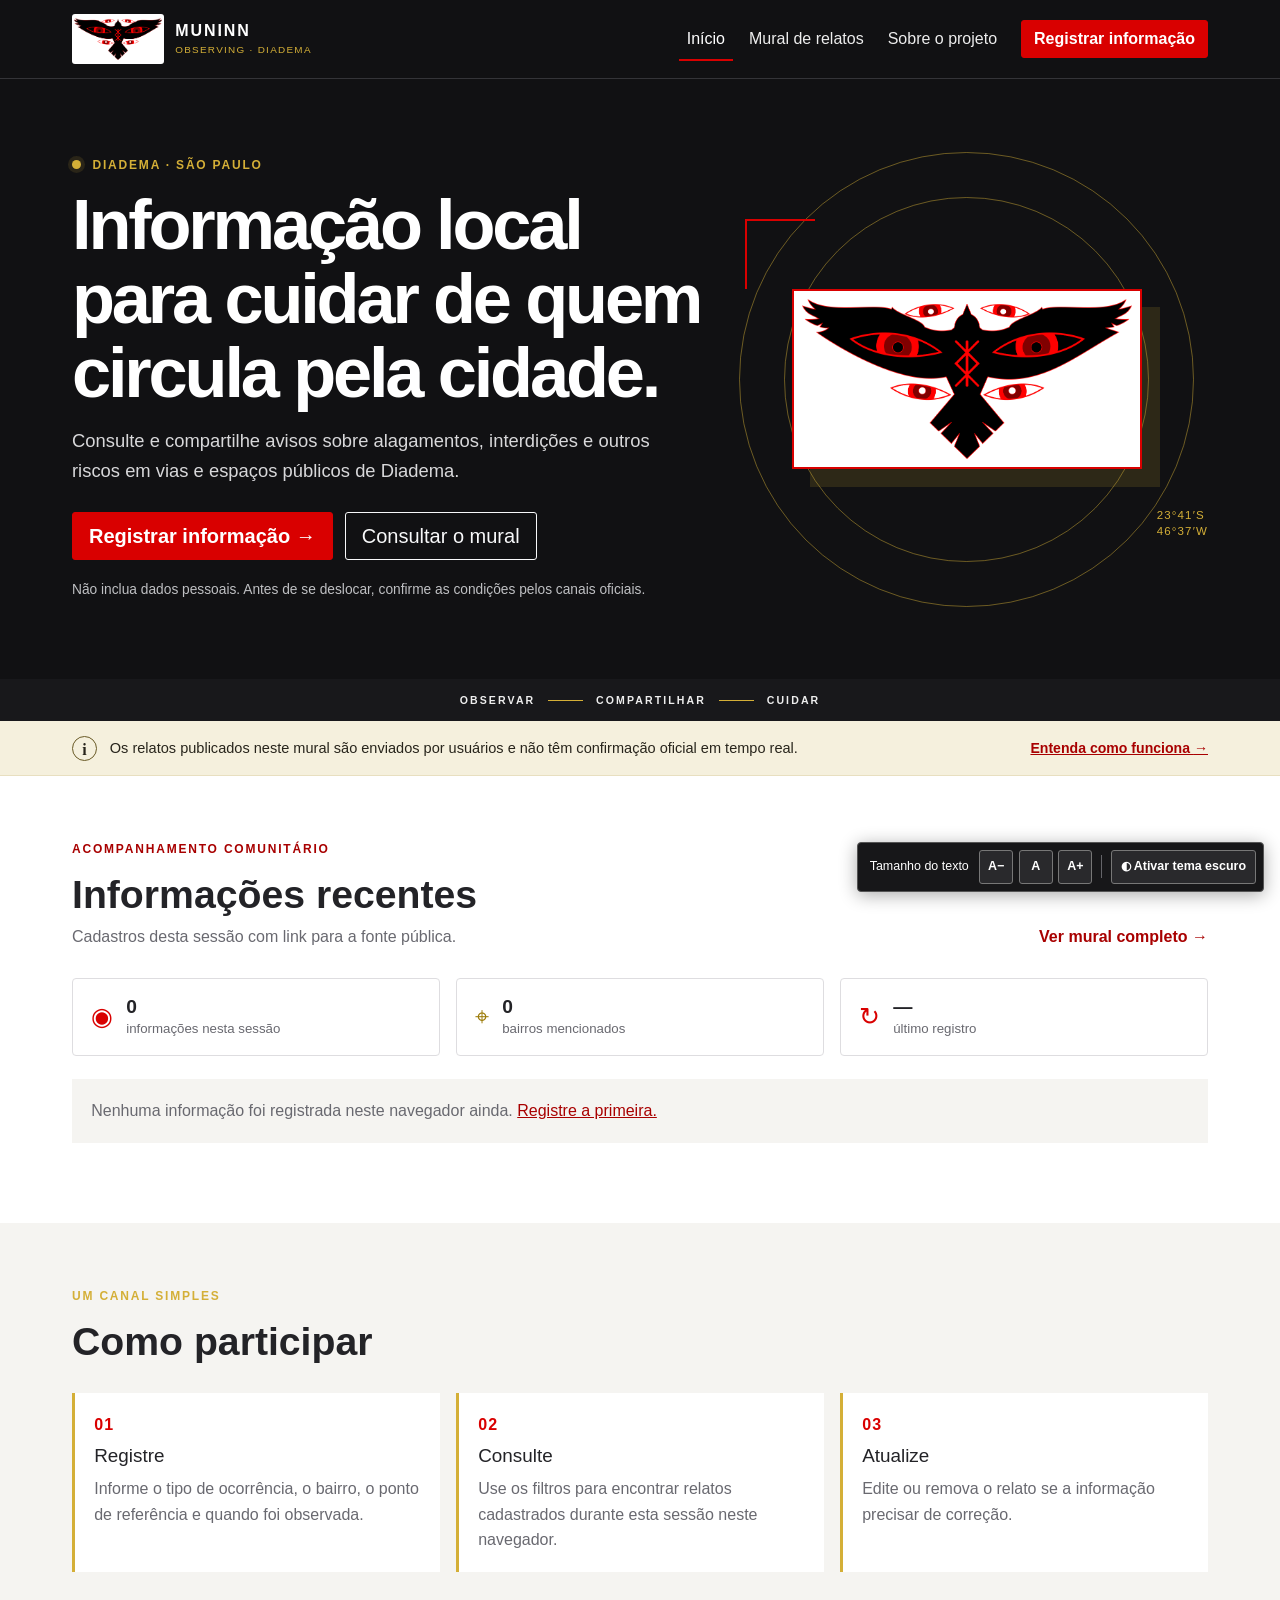
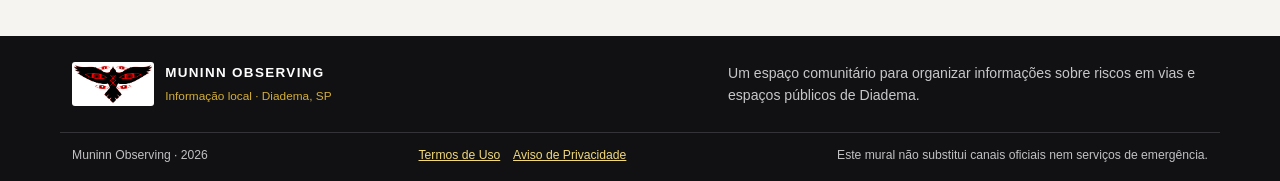
<file: index.html>
<!DOCTYPE html>
<html lang="pt-BR">
<head>
  <meta charset="UTF-8">
  <meta name="viewport" content="width=device-width, initial-scale=1">
  <meta name="description" content="Mural comunitário de informações sobre alagamentos, interdições e riscos em Diadema.">
  <title>Muninn Observing | Diadema</title>
  <link rel="stylesheet" href="https://cdn.jsdelivr.net/npm/bootstrap@5.3.3/dist/css/bootstrap.min.css">
  <link rel="stylesheet" href="css/style.css">
  <script src="js/app.js" defer></script>
</head>

<body>
  <a class="skip-link" href="#conteudo">Pular para o conteúdo</a>
  <header class="site-header">
    <!-- Navegação principal -->
    <nav class="navbar navbar-expand-md" aria-label="Navegação principal">
      <div class="container">

        <a class="navbar-brand brand" href="index.html" aria-label="Muninn Observing, página inicial">
          <img src="img/logo-augna.svg" alt="" width="72" height="54">
          <span>
            <strong>MUNINN</strong>
            <small>OBSERVING · DIADEMA</small>
          </span>
        </a>

        <button class="navbar-toggler" 
        type="button" data-bs-toggle="collapse" 
        data-bs-target="#menu-principal" 
        aria-controls="menu-principal" 
        aria-expanded="false" 
        aria-label="Abrir ou fechar menu">

          <span class="navbar-toggler-icon"></span>
        </button>

        <div class="collapse navbar-collapse" id="menu-principal">
          <ul class="navbar-nav ms-auto align-items-md-center gap-md-2">
            <li class="nav-item"><a class="nav-link active" aria-current="page" href="index.html">Início</a></li>
            <li class="nav-item"><a class="nav-link" href="relatos.html">Mural de relatos</a></li>
            <li class="nav-item"><a class="nav-link" href="sobre.html">Sobre o projeto</a></li>
            <!--Essa Opção, quando criada levava a uma página de acessibilidade mas foi descontinuidada, não vou excluir porque pode afetar algo...-->
            <!-- <li class="nav-item"><a class="nav-link accessibility-link" href="#acessibilidade">Acessibilidade</a></li> -->
          </ul>

          <a class="btn btn-danger ms-md-3 mt-2 mt-md-0" href="relatos.html#formulario-relato">Registrar informação</a>
        </div>
      </div>
    </nav>
  </header>

  <!-- Conteúdo principal -->
  <main id="conteudo">
    <section class="hero">
      <div class="container hero-inner">
        <div class="hero-copy">
          <p class="eyebrow"><span class="status-dot">
          </span> DIADEMA · SÃO PAULO</p>

          <h1>Informação local para cuidar de quem circula pela cidade.</h1>
          <p class="hero-lead">Consulte e compartilhe avisos sobre alagamentos, 
            interdições e outros riscos em vias e espaços públicos de Diadema.
          </p>

          <!--Botões de ação como ir para registro de relatos e mural de relatos ja registrados-->
          <div class="hero-actions">
            <a class="btn btn-danger btn-lg" href="relatos.html#formulario-relato">
              Registrar informação <span aria-hidden="true">→</span>
            </a>
            <a class="btn btn-outline-light btn-lg" href="relatos.html">Consultar o mural</a>
          </div>

          <p class="hero-note">Não inclua dados pessoais.
             Antes de se deslocar, confirme as condições pelos canais oficiais.
            </p>
        </div>

        <!--Area da Logo ampliada-->
        <div class="hero-mark" aria-hidden="true">
          <div class="ring ring-one"></div>
          <div class="ring ring-two"></div>
          <img src="img/logo-augna.svg" alt="" class="hero-raven">
          <span class="hero-coordinate">23°41′S<br>46°37′W</span>
          <span class="hero-scan"></span>
        </div>

      </div>

      <div class="hero-bottom">
        <span>OBSERVAR</span>
        <span class="gold-line"></span>
        <span>COMPARTILHAR</span>
        <span class="gold-line"></span>
        <span>CUIDAR</span>
      </div>
    </section>

    <!-- Informação sobre o mural (Como funciona e explicação sobre projeto)-->
    <section class="notice-strip" aria-label="Informação sobre o mural">
      <div class="container notice-inner">
        <span class="notice-icon" aria-hidden="true">i</span>
        <p>Os relatos publicados neste mural são enviados por usuários e não têm confirmação oficial em tempo real.</p>
        <a href="sobre.html#limites">Entenda como funciona <span aria-hidden="true">→</span></a>
      </div>
    </section>

    <!-- Informações sobre o mural, quantidade de realtos, bairros mencionados quantidade e registros e o ultimo relato com data e hora-->
    <section class="section-space container" aria-labelledby="mural-titulo">
      <div class="section-heading">
        <div>
          <p class="eyebrow eyebrow-light">ACOMPANHAMENTO COMUNITÁRIO</p>
          <h2 id="mural-titulo">Informações recentes</h2>
          <p class="muted">Cadastros desta sessão com link para a fonte pública.</p>
        </div>
        <!--Levando ao Mural para registrar informações-->
        <a class="text-link" href="relatos.html">Ver mural completo <span aria-hidden="true">→</span></a>
      </div>

      <div id="resumo-relatos" class="summary-grid" aria-live="polite">
        <!-- Aqui os cards serão exibidos e atualizado conforme os registros são feitos, só lembrando se limpar o cache/local storage vai sumir tudo!!!!-->
        <article class="summary-card"> <!--Card de informações totais da sessão-->
          <span class="summary-icon" aria-hidden="true">◉</span>
          <strong id="total-relatos">0</strong>
          <span>informações nesta sessão</span>
        </article>

        <article class="summary-card"> <!--Card de bairros mencionados-->
          <span class="summary-icon gold" aria-hidden="true">⌖</span>
          <strong id="bairros-relatos">0</strong>
          <span>bairros mencionados</span>
        </article>

        <article class="summary-card"> <!--Card do último registro-->
          <span class="summary-icon" aria-hidden="true">↻</span>
          <strong id="atualizado-em">—</strong>
          <span>último registro</span>
        </article>

      </div>

      <!--Aqui só vai parecer se não tiver relatos-->
      <div id="ultimos-relatos" class="recent-grid" aria-live="polite"></div>
      <p id="inicio-vazio" class="empty-home">
        Nenhuma informação foi registrada neste navegador ainda. 
        <a href="relatos.html#formulario-relato">Registre a primeira.</a>
      </p>
    </section>

    <!-- Seção simples de como realizar os cadastros, porém duvido que algum usuario vá ler-->
    <section class="how-section"> 
      <div class="container section-space">
        <div class="section-heading">
          <div>
            <p class="eyebrow">UM CANAL SIMPLES</p>
            <h2>Como participar</h2>
          </div>
        </div>

        <div class="steps-grid"> <!--como participar 01-->
          <article class="step-card">
            <span>01</span>
            <h3>Registre</h3>
            <p>Informe o tipo de ocorrência, o bairro, o ponto de referência e quando foi observada.</p>
          </article>

          <article class="step-card"><!--como participar 02-->
            <span>02</span>
            <h3>Consulte</h3>
            <p>Use os filtros para encontrar relatos cadastrados durante esta sessão neste navegador.</p>
          </article>

          <article class="step-card"> <!--como participar 03-->
            <span>03</span>
            <h3>Atualize</h3>
            <p>Edite ou remova o relato se a informação precisar de correção.</p>
          </article>

          <!--Sendo sincero, to pensando se vou ou não remover essa section, isso fica para depois-->

        </div>
      </div>
    </section>
  </main>

  <footer class="site-footer"> <!--Rodapé do Site-->
    <div class="container footer-main">
      <a class="footer-brand" href="index.html">
        <!--Logo da marca, nessa hora que me arrependo de não ter feito outra versão da logo para fundo preto ;-; -->
        <img src="img/logo-augna.svg" alt="" width="62"> 
        <span>
          <strong>MUNINN OBSERVING</strong>
          <small>Informação local · Diadema, SP</small>
        </span>
      </a>

      <p>Um espaço comunitário para organizar informações sobre riscos em vias e espaços públicos de Diadema.</p>
    
    </div>

    <div class="container footer-bottom">
      <span>Muninn Observing · 2026</span>
      <nav class="footer-legal" aria-label="Informações legais">
      <a href="termos.html">Termos de Uso</a>
      <a href="privacidade.html">Aviso de Privacidade</a>
      </nav>
      <span>Este mural não substitui canais oficiais nem serviços de emergência.</span>
    </div>
  </footer>

  <!--Barra de acessibilidade, no canto da pagina aqui também serve para habilitar o modo escuro!!!!-->
  <div class="accessibility-bar" id="acessibilidade" aria-label="Controles de acessibilidade">
    <span>Tamanho do texto</span>
    <button type="button" data-font="down" aria-label="Diminuir tamanho do texto">A−</button>
    <button type="button" data-font="reset" aria-label="Restaurar tamanho padrão do texto">A</button>
    <button type="button" data-font="up" aria-label="Aumentar tamanho do texto">A+</button>
    <span class="access-divider" aria-hidden="true"></span>
    <!--Ativa e Desativa   o modo escuro-->
    <button type="button" id="btn-tema" aria-pressed="false">◐ <span>Ativar tema escuro</span></button> 
  </div>
  
  <script src="https://cdn.jsdelivr.net/npm/bootstrap@5.3.3/dist/js/bootstrap.bundle.min.js" defer></script>
</body>
</html>
</file>
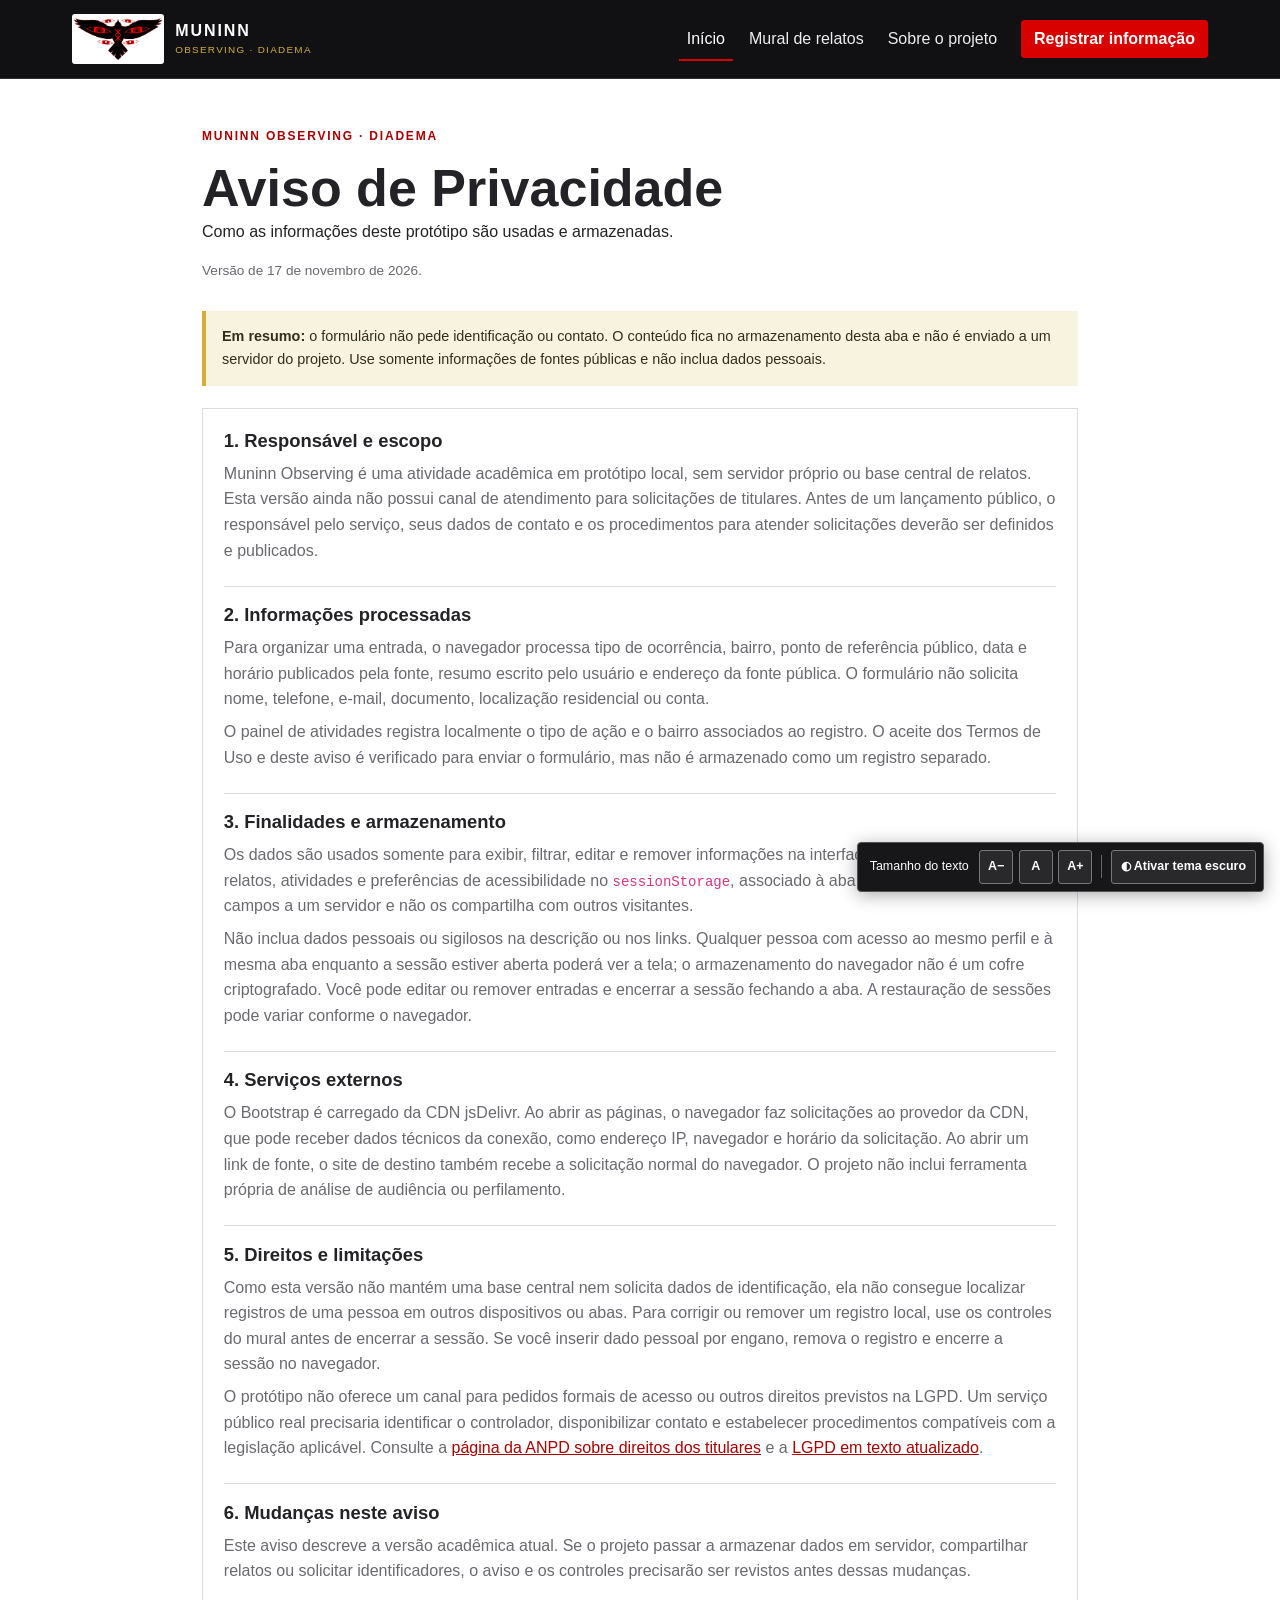
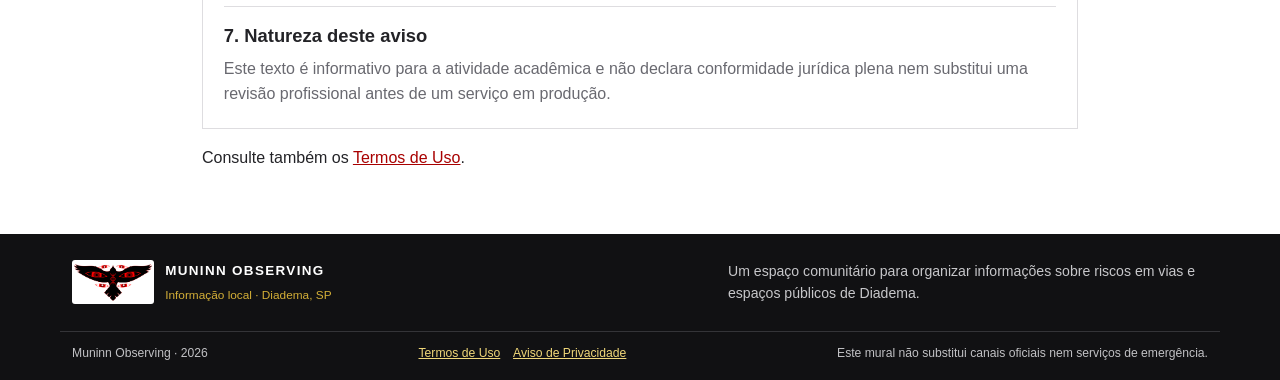
<file: privacidade.html>
<!DOCTYPE html>
<html lang="pt-BR">
<head>
  <meta charset="UTF-8">
  <meta name="viewport" content="width=device-width, initial-scale=1">
  <meta name="description" content="Aviso de Privacidade do Muninn Observing, protótipo acadêmico local para Diadema.">
  <title>Aviso de Privacidade | Muninn Observing</title>
  <link rel="stylesheet" href="https://cdn.jsdelivr.net/npm/bootstrap@5.3.3/dist/css/bootstrap.min.css">
  <link rel="stylesheet" href="css/style.css">
  <script src="js/app.js" defer></script>
</head>
<body>
<a class="skip-link" href="#conteudo">Pular para o conteúdo</a>
  <header class="site-header">
    <!-- Navegação principal -->
    <nav class="navbar navbar-expand-md" aria-label="Navegação principal">
      <div class="container">

        <a class="navbar-brand brand" href="index.html" aria-label="Muninn Observing, página inicial">
          <img src="img/logo-augna.svg" alt="" width="72" height="54">
          <span>
            <strong>MUNINN</strong>
            <small>OBSERVING · DIADEMA</small>
          </span>
        </a>

        <button class="navbar-toggler" 
        type="button" data-bs-toggle="collapse" 
        data-bs-target="#menu-principal" 
        aria-controls="menu-principal" 
        aria-expanded="false" 
        aria-label="Abrir ou fechar menu">

          <span class="navbar-toggler-icon"></span>
        </button>

        <div class="collapse navbar-collapse" id="menu-principal">
          <ul class="navbar-nav ms-auto align-items-md-center gap-md-2">
            <li class="nav-item"><a class="nav-link active" aria-current="page" href="index.html">Início</a></li>
            <li class="nav-item"><a class="nav-link" href="relatos.html">Mural de relatos</a></li>
            <li class="nav-item"><a class="nav-link" href="sobre.html">Sobre o projeto</a></li>
            <!--Essa Opção, quando criada levava a uma página de acessibilidade mas foi descontinuidada, não vou excluir porque pode afetar algo...-->
            <!-- <li class="nav-item"><a class="nav-link accessibility-link" href="#acessibilidade">Acessibilidade</a></li> -->
          </ul>

          <a class="btn btn-danger ms-md-3 mt-2 mt-md-0" href="relatos.html#formulario-relato">Registrar informação</a>
        </div>
      </div>
    </nav>
  </header>

  <main id="conteudo" class="container page-main legal-main">
    <div class="page-intro">
      <p class="eyebrow eyebrow-light">MUNINN OBSERVING · DIADEMA</p>
      <h1>Aviso de Privacidade</h1>
      <p>Como as informações deste protótipo são usadas e armazenadas.</p>
      <p class="legal-updated">Versão de 17 de novembro de 2026.</p>
    </div>

    <div class="notice-inline" role="note">
      <strong>Em resumo:</strong> o formulário não pede identificação ou contato.
       O conteúdo fica no armazenamento desta aba e não é enviado a um servidor do projeto.
        Use somente informações de fontes públicas e não inclua dados pessoais.
      </div>

      <!--termo de Privcidade-->
    <div class="legal-content">

      <section>
        <h2>1. Responsável e escopo</h2>
        <p>Muninn Observing é uma atividade acadêmica em protótipo local, sem servidor próprio ou base central de relatos.
           Esta versão ainda não possui canal de atendimento para solicitações de titulares. 
           Antes de um lançamento público, o responsável pelo serviço, seus dados de contato e os procedimentos 
           para atender solicitações deverão ser definidos e publicados.
          </p>
      </section>

      <section>
        <h2>2. Informações processadas</h2>
        <p>Para organizar uma entrada, o navegador processa tipo de ocorrência,
           bairro, ponto de referência público, data e horário publicados pela fonte,
           resumo escrito pelo usuário e endereço da fonte pública.
            O formulário não solicita nome, telefone, e-mail, documento,
             localização residencial ou conta.
        </p>

        <p>O painel de atividades registra localmente o tipo de ação e o bairro associados ao registro.
           O aceite dos Termos de Uso e deste aviso é verificado para enviar o formulário,
            mas não é armazenado como um registro separado.
        </p>
      </section>
      
      <section>
        <h2>3. Finalidades e armazenamento</h2>
        <p>Os dados são usados somente para exibir, filtrar, editar e remover informações na interface.
           O navegador guarda relatos, atividades e preferências de acessibilidade no <code>sessionStorage</code>,
           associado à aba. O projeto não envia esses campos a um servidor e não os compartilha com outros visitantes.
        </p>
        
        <p>Não inclua dados pessoais ou sigilosos na descrição ou nos links.
           Qualquer pessoa com acesso ao mesmo perfil e à mesma aba enquanto a sessão
            estiver aberta poderá ver a tela; o armazenamento do navegador não é um cofre criptografado.
           Você pode editar ou remover entradas e encerrar a sessão fechando a aba.
           A restauração de sessões pode variar conforme o navegador.
        </p>
      </section>
      
      <section>
        <h2>4. Serviços externos</h2>
        <p>O Bootstrap é carregado da CDN jsDelivr.
           Ao abrir as páginas, o navegador faz solicitações ao provedor da CDN,
           que pode receber dados técnicos da conexão, como endereço IP,
           navegador e horário da solicitação. Ao abrir um link de fonte,
           o site de destino também recebe a solicitação normal do navegador.
           O projeto não inclui ferramenta própria de análise de audiência ou perfilamento.
        </p>
      </section>
      
      <section>
        <h2>5. Direitos e limitações</h2>
        <p>Como esta versão não mantém uma base central nem solicita dados de identificação,
           ela não consegue localizar registros de uma pessoa em outros dispositivos ou abas.
           Para corrigir ou remover um registro local, use os controles do mural antes de encerrar a sessão.
           Se você inserir dado pessoal por engano, remova o registro e encerre a sessão no navegador.
        </p>
        
        <p>O protótipo não oferece um canal para pedidos formais
           de acesso ou outros direitos previstos na LGPD.
           Um serviço público real precisaria identificar o controlador,
           disponibilizar contato e estabelecer procedimentos compatíveis
           com a legislação aplicável. Consulte a 
          <a href="https://www.gov.br/anpd/pt-br/assuntos/titular-de-dados/direito-dos-titulares"
            target="_blank" rel="noopener noreferrer">
          página da ANPD sobre direitos dos titulares</a> e a 
          <a href="https://www2.camara.leg.br/legin/fed/lei/2018/lei-13709-14-agosto-2018-787077-normaatualizada-pl.html"
            target="_blank" rel="noopener noreferrer">LGPD em texto atualizado</a>.
        </p>
      </section>
      
      <section>
        <h2>6. Mudanças neste aviso</h2>
        <p>Este aviso descreve a versão acadêmica atual. 
          Se o projeto passar a armazenar dados em servidor,
           compartilhar relatos ou solicitar identificadores,
           o aviso e os controles precisarão ser revistos antes dessas mudanças.
        </p>
      </section>
      
      <section>
        <h2>7. Natureza deste aviso</h2>
        <p>Este texto é informativo para a atividade acadêmica e não declara conformidade
           jurídica plena nem substitui uma revisão profissional antes de um serviço em produção.
        </p>
      </section>
    
    </div>
    <p class="legal-related">Consulte também os <a href="termos.html">Termos de Uso</a>.</p>
  </main>

   <footer class="site-footer"> <!--Rodapé do Site-->
    <div class="container footer-main">
      <a class="footer-brand" href="index.html">
        <!--Logo da marca, nessa hora que me arrependo de não ter feito outra versão da logo para fundo preto ;-; -->
        <img src="img/logo-augna.svg" alt="" width="62"> 
        <span>
          <strong>MUNINN OBSERVING</strong>
          <small>Informação local · Diadema, SP</small>
        </span>
      </a>

      <p>Um espaço comunitário para organizar informações sobre riscos em vias e espaços públicos de Diadema.</p>
    
    </div>

    <div class="container footer-bottom">
      <span>Muninn Observing · 2026</span>
      <nav class="footer-legal" aria-label="Informações legais">
      <a href="termos.html">Termos de Uso</a>
      <a href="privacidade.html">Aviso de Privacidade</a>
      </nav>
      <span>Este mural não substitui canais oficiais nem serviços de emergência.</span>
    </div>
  </footer>

  <!--Barra de acessibilidade, no canto da pagina aqui também serve para habilitar o modo escuro!!!!-->
  <div class="accessibility-bar" id="acessibilidade" aria-label="Controles de acessibilidade">
    <span>Tamanho do texto</span>
    <button type="button" data-font="down" aria-label="Diminuir tamanho do texto">A−</button>
    <button type="button" data-font="reset" aria-label="Restaurar tamanho padrão do texto">A</button>
    <button type="button" data-font="up" aria-label="Aumentar tamanho do texto">A+</button>
    <span class="access-divider" aria-hidden="true"></span>
    <!--Ativa e Desativa   o modo escuro-->
    <button type="button" id="btn-tema" aria-pressed="false">◐ <span>Ativar tema escuro</span></button> 
  </div>
  
  <script src="https://cdn.jsdelivr.net/npm/bootstrap@5.3.3/dist/js/bootstrap.bundle.min.js" defer></script>
</body>
</html>
</file>
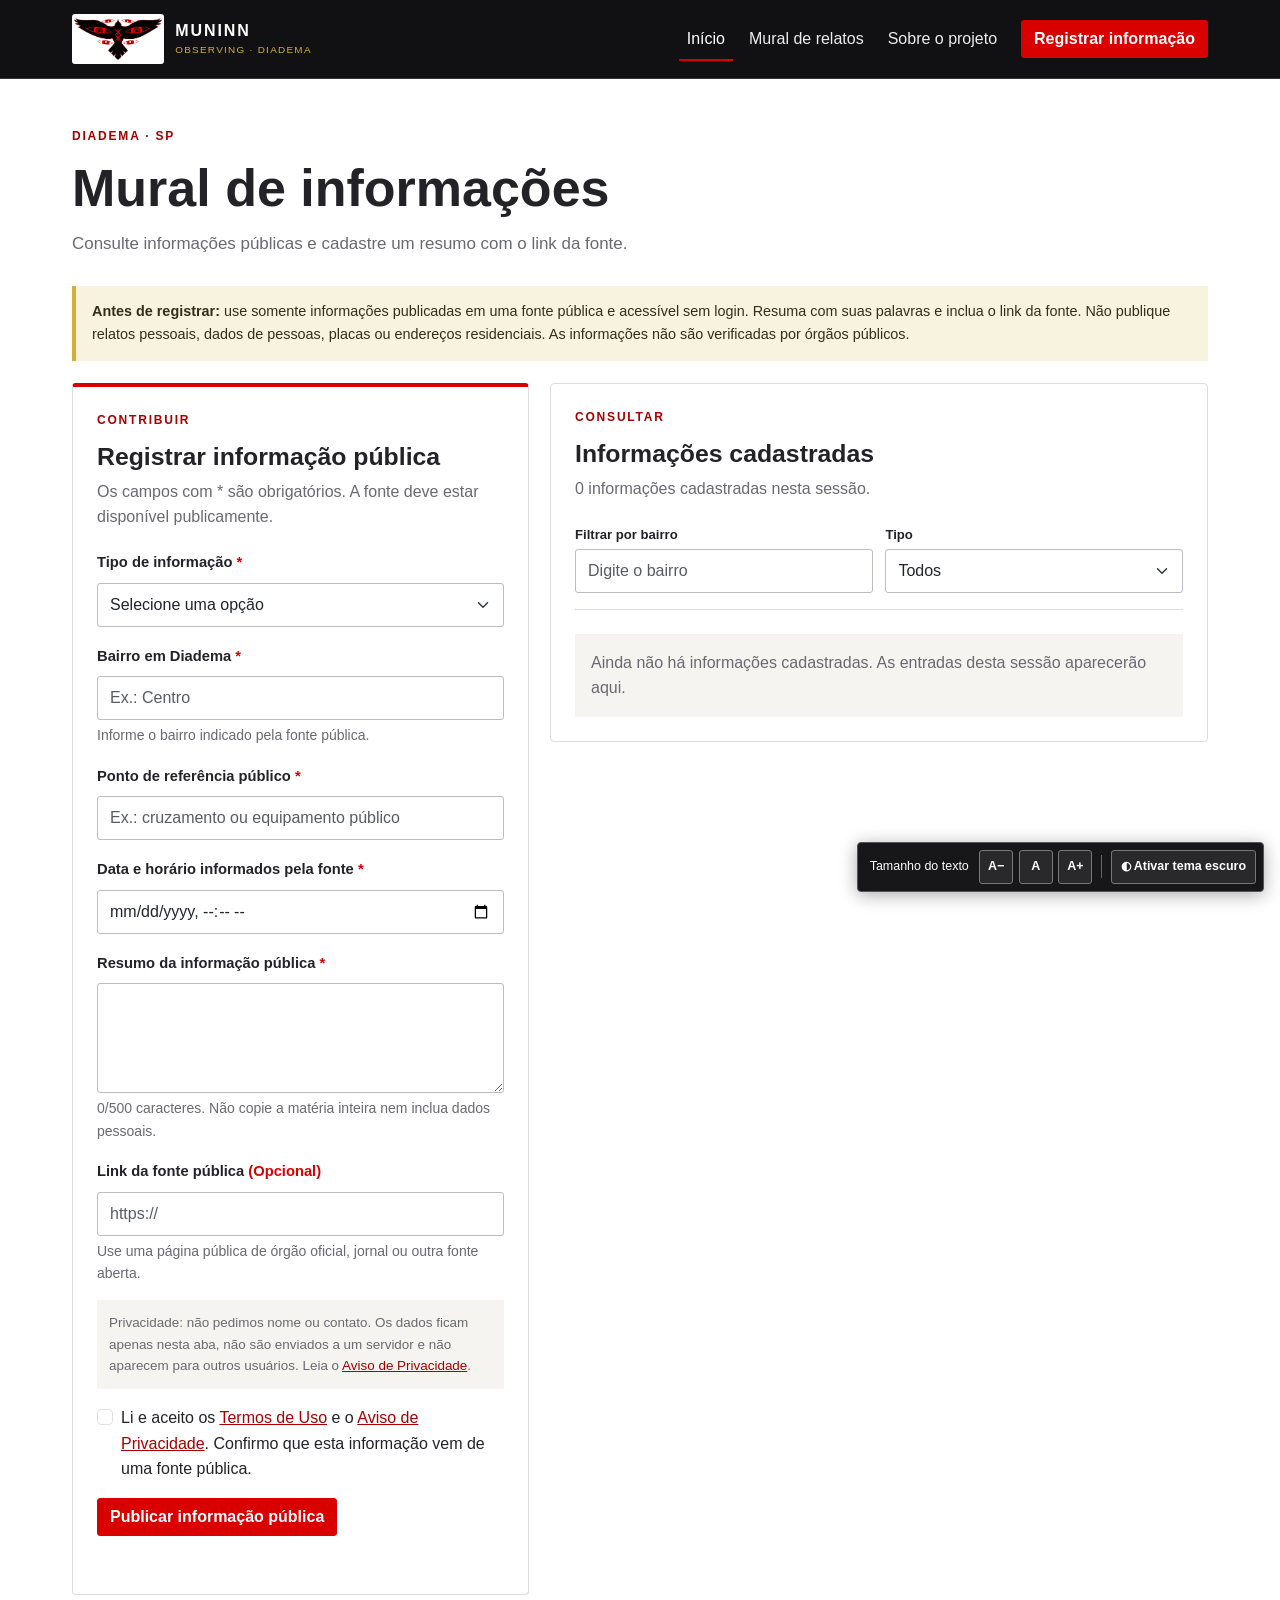
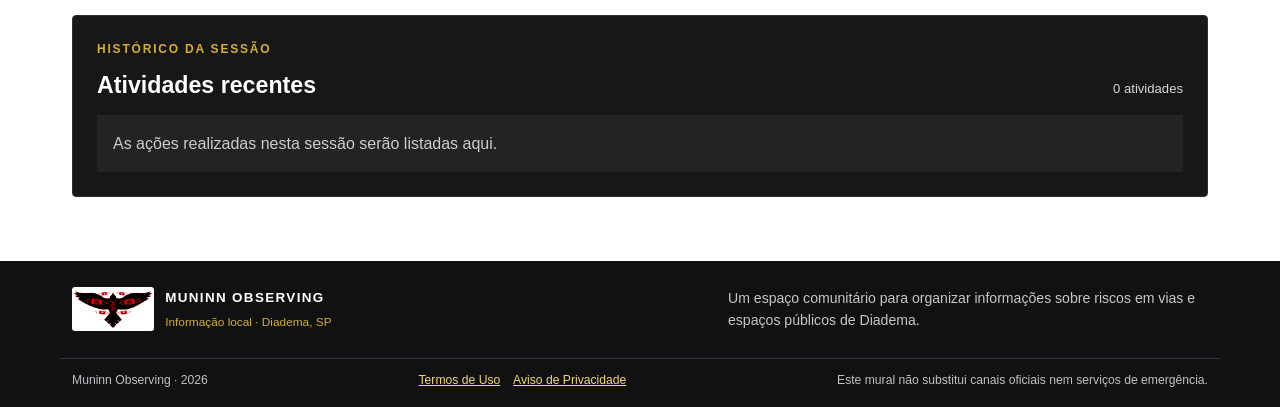
<file: relatos.html>
<!--Eu FIZ cagada de novo não é possivel que vou ter que revisar isso pela terceira vez, ja perdi mais de 2 horas aqui e vou perder mais!-->
<!--E lá vamos nos de novo pela terceira vez, dessa vez tem café para revisar tudo, só espero que não acabe antes-->
<!DOCTYPE html>
<html lang="pt-BR">
<head>
  <meta charset="UTF-8">
  <meta name="viewport" content="width=device-width, initial-scale=1">
  <meta name="description" content="Registre e consulte relatos de ocorrências em vias e espaços públicos de Diadema.">
  <title>Mural de relatos | Muninn Observing</title>
  <link rel="stylesheet" href="https://cdn.jsdelivr.net/npm/bootstrap@5.3.3/dist/css/bootstrap.min.css">
  <link rel="stylesheet" href="css/style.css">
  <script src="js/app.js" defer></script>
</head>
<body>
  <a class="skip-link" href="#conteudo">Pular para o conteúdo</a>
  <header class="site-header">
    <!-- Navegação principal -->
    <nav class="navbar navbar-expand-md" aria-label="Navegação principal">
      <div class="container">

        <a class="navbar-brand brand" href="index.html" aria-label="Muninn Observing, página inicial">
          <img src="img/logo-augna.svg" alt="" width="72" height="54">
          <span>
            <strong>MUNINN</strong>
            <small>OBSERVING · DIADEMA</small>
          </span>
        </a>

        <button class="navbar-toggler" 
        type="button" data-bs-toggle="collapse" 
        data-bs-target="#menu-principal" 
        aria-controls="menu-principal" 
        aria-expanded="false" 
        aria-label="Abrir ou fechar menu">

          <span class="navbar-toggler-icon"></span>
        </button>

        <div class="collapse navbar-collapse" id="menu-principal">
          <ul class="navbar-nav ms-auto align-items-md-center gap-md-2">
            <li class="nav-item"><a class="nav-link active" aria-current="page" href="index.html">Início</a></li>
            <li class="nav-item"><a class="nav-link" href="relatos.html">Mural de relatos</a></li>
            <li class="nav-item"><a class="nav-link" href="sobre.html">Sobre o projeto</a></li>
            <!--Essa Opção, quando criada levava a uma página de acessibilidade mas foi descontinuidada, não vou excluir porque pode afetar algo...-->
            <!-- <li class="nav-item"><a class="nav-link accessibility-link" href="#acessibilidade">Acessibilidade</a></li> -->
          </ul>

          <a class="btn btn-danger ms-md-3 mt-2 mt-md-0" href="relatos.html#formulario-relato">Registrar informação</a>
        </div>
      </div>
    </nav>
  </header>

  <!-- Conteúdo principal -->
  <main id="conteudo" class="container page-main">
    <div class="page-intro"><p class="eyebrow eyebrow-light">DIADEMA · SP</p>
      <h1>Mural de informações</h1>
      <p>Consulte informações públicas e cadastre um resumo com o link da fonte.</p>
    </div>

    <!--Essa notificação é exibida antes do formulário de registro, espero que o usuario pelo menos leia-->
    <div class="notice-inline" role="note"> 
      <strong>Antes de registrar:</strong> 
      use somente informações publicadas em uma fonte pública e acessível sem login.
       Resuma com suas palavras e inclua o link da fonte. 
       Não publique relatos pessoais, dados de pessoas, placas ou endereços residenciais. 
       As informações não são verificadas por órgãos públicos.
      </div>

    <div class="content-grid"> <!--GRID do formulário e pagina-->
      <section class="form-panel" id="formulario-relato" aria-labelledby="form-titulo">

        <!--Topo do Formulario com avisos-->
        <div class="panel-heading">
          <p class="eyebrow eyebrow-light">CONTRIBUIR</p>
          <h2 id="form-titulo">Registrar informação pública</h2>
          <p>Os campos com * são obrigatórios. A fonte deve estar disponível publicamente.</p>
        </div>

        <!-- Formulário de registro -->
        <form id="form-relato" novalidate> <!--Esses dados são ficticios, não precisa validar!!-->
          <input type="hidden" id="relato-id">

          <!-- Seleção do tipo de Ocorrência/Informação -->
          <div class="mb-3"> 
            <label class="form-label" for="tipo">Tipo de informação <span aria-hidden="true">*</span>
            </label>
            <select class="form-select" id="tipo" required>
              <option value="">Selecione uma opção</option>
              <option>Alagamento</option>
              <option>Interdição</option>
              <option>Deslizamento</option>
              <option>Incêndio</option>
              <option>Árvore ou objeto na via</option>
              <option>Outro risco</option>
            </select>
            <div class="invalid-feedback">Selecione o tipo de informação.</div>
          </div>

          <!--Registro do bairro que foi Afetado -->
          <div class="mb-3">
            <label class="form-label" for="bairro">
              Bairro em Diadema <span aria-hidden="true">*</span>
            </label>

            <input class="form-control" type="text" 
            id="bairro" minlength="2" maxlength="60" 
            required autocomplete="off" 
            placeholder="Ex.: Centro">

            <div class="form-text">Informe o bairro indicado pela fonte pública.</div>
            <div class="invalid-feedback">Informe um bairro com pelo menos 2 caracteres.</div>
          </div>

          <!--Registro do ponto de referência público-->
          <div class="mb-3">
            <label class="form-label" for="local">
              Ponto de referência público <span aria-hidden="true">*</span>
            </label>

            <input class="form-control" type="text" 
            id="local" minlength="5" maxlength="120" 
            required autocomplete="off" 
            placeholder="Ex.: cruzamento ou equipamento público">

            <div class="invalid-feedback">
              Informe o local publicado pela fonte.
            </div>
          </div>
          
          <!--Registro do horário e data-->
          <div class="mb-3">
            <label class="form-label" for="observado-em">
              Data e horário informados pela fonte <span aria-hidden="true">*</span>
            </label>
            <input class="form-control" type="datetime-local" id="observado-em" required>
            <div class="invalid-feedback">Informe a data e o horário publicados pela fonte.</div>
          </div>
          
          <!--Registro resumido da situação do Local / Resumo da informação pública-->
          <div class="mb-3">
            <label class="form-label" for="descricao">
              Resumo da informação pública <span aria-hidden="true">*</span>
            </label>

            <textarea class="form-control" id="descricao" 
              rows="4" minlength="15" maxlength="500" 
              required placeholder="Resuma com suas palavras o que a fonte pública informa.">
            </textarea>
          
            <div class="form-text">
            <span id="contador-descricao">0</span>/500 caracteres. Não copie a matéria inteira nem inclua dados pessoais.</div>
            <div class="invalid-feedback">Escreva um resumo entre 15 e 500 caracteres.</div>
          </div>
          <!-- Link da fonte pública -->
          <!--Isso aqui é opcional, nem todo mundo vai ter um link de reportagem, mas pode ser incluído se disponível-->
          <div class="mb-3">
            <label class="form-label" for="fonte-url">
              Link da fonte pública <span aria-hidden="true">(Opcional)</span>
            </label>

            <input class="form-control" type="url" id="fonte-url" maxlength="2048" autocomplete="url" placeholder="https://">
            <div class="form-text">Use uma página pública de órgão oficial, jornal ou outra fonte aberta.</div>
            <div class="invalid-feedback">Informe um endereço público válido iniciado por http:// ou https://.</div>
          </div>

          <!--O café acabou aqui ;-; volto em 20 minutos para terminar de revisar-->
          <!-- Os 20 minutos acabou virando 3 horas ;-; -->

          <!--Termos e Privacidade-->
          <p class="privacy-note">
            Privacidade: não pedimos nome ou contato. 
            Os dados ficam apenas nesta aba, não são enviados a um servidor e não aparecem para outros usuários.
             Leia o <a href="privacidade.html">Aviso de Privacidade</a>.
            </p>
          <!--Termos de Uso Check-Box-->
          <div class="form-check mb-3"><input class="form-check-input" type="checkbox" id="aceite-termos" required>

            <label class="form-check-label" for="aceite-termos">
              Li e aceito os <a href="termos.html" target="_blank" rel="noopener noreferrer">Termos de Uso</a> 
              e o <a href="privacidade.html" target="_blank" rel="noopener noreferrer">Aviso de Privacidade</a>.
               Confirmo que esta informação vem de uma fonte pública.
              </label>

              <div class="invalid-feedback">É necessário confirmar a leitura dos termos e a origem pública da informação.</div>

            </div>
          <!--Botões de Ação-->
          <div class="form-actions">
            <button class="btn btn-danger" id="btn-salvar" type="submit">Publicar informação pública</button>
            <button class="btn btn-outline-secondary d-none" id="btn-cancelar" type="button">Cancelar edição</button>
          </div>
          
          <p id="mensagem-formulario" class="form-message" role="status" aria-live="polite"></p>

        </form>

      </section>

      <!--Lista de relatos cadastrados na sessão-->
       <!--Painel de relatos-->
      <section class="list-panel" aria-labelledby="lista-titulo">
        
        <div class="panel-heading panel-heading-light">
          <p class="eyebrow eyebrow-light">CONSULTAR</p>
          <h2 id="lista-titulo">Informações cadastradas</h2>
          <p id="contador-relatos">Nenhuma informação nesta sessão.</p>
        </div>

        <!--Filtros de busca por bairro e tipo de informação-->
        <div class="filters"> 
          <div><!--Filtro por bairro-->
            <label class="form-label" for="filtro-bairro">
              Filtrar por bairro
            </label>
            <input class="form-control" id="filtro-bairro" 
            type="search" placeholder="Digite o bairro">
          </div>

          <div><!--Filtro por tipo-->
            <label class="form-label" for="filtro-tipo">Tipo</label>
            <select class="form-select" id="filtro-tipo">
              <option value="">Todos</option>
              <option>Alagamento</option>
              <option>Interdição</option>
              <option>Deslizamento</option>
              <option>Incêndio</option>
              <option>Árvore ou objeto na via</option>
              <option>Outro risco</option>
            </select>
          </div>

        </div>

        <!--Lista de relatos cadastrados na sessão-->
        <div id="lista-relatos" class="report-list" aria-live="polite"></div>
        <!--Os relatos cadastrados na sessão aparecerão aqui e removeração a lista vazia!-->
        <p id="lista-vazia" class="empty-state">Ainda não há informações cadastradas. As entradas desta sessão aparecerão aqui.</p>
      </section>

    </div> <!--FIM do GRID do formulário e pagina-->

    <!--Painel de atividades recentes da sessão-->
    <section class="activity-panel" aria-labelledby="atividade-titulo">
      <div class="activity-title">
        <div>
          <p class="eyebrow eyebrow-light">HISTÓRICO DA SESSÃO</p>
          <h2 id="atividade-titulo">Atividades recentes</h2>
        </div>

        <span id="total-atividades" class="activity-count">0 atividades</span>
      </div>
      <!--Lista de atividades recentes da sessão aparece aqui-->
      <div id="painel-atividades" class="activity-list" aria-live="polite"></div>
      <!--Essa lista some conforme as atividades são adicionadas-->
      <p id="atividades-vazias" class="empty-state">As ações realizadas nesta sessão serão listadas aqui.</p>
    </section>
  </main>


  <footer class="site-footer"> <!--Rodapé do Site-->
    <div class="container footer-main">
      <a class="footer-brand" href="index.html">
        <!--Logo da marca, nessa hora que me arrependo de não ter feito outra versão da logo para fundo preto ;-; -->
        <img src="img/logo-augna.svg" alt="" width="62"> 
        <span>
          <strong>MUNINN OBSERVING</strong>
          <small>Informação local · Diadema, SP</small>
        </span>
      </a>

      <p>Um espaço comunitário para organizar informações sobre riscos em vias e espaços públicos de Diadema.</p>
    
    </div>

    <div class="container footer-bottom">
      <span>Muninn Observing · 2026</span>
      <nav class="footer-legal" aria-label="Informações legais">
      <a href="termos.html">Termos de Uso</a>
      <a href="privacidade.html">Aviso de Privacidade</a>
      </nav>
      <span>Este mural não substitui canais oficiais nem serviços de emergência.</span>
    </div>
  </footer>

  <!--Barra de acessibilidade, no canto da pagina aqui também serve para habilitar o modo escuro!!!!-->
  <div class="accessibility-bar" id="acessibilidade" aria-label="Controles de acessibilidade">
    <span>Tamanho do texto</span>
    <button type="button" data-font="down" aria-label="Diminuir tamanho do texto">A−</button>
    <button type="button" data-font="reset" aria-label="Restaurar tamanho padrão do texto">A</button>
    <button type="button" data-font="up" aria-label="Aumentar tamanho do texto">A+</button>
    <span class="access-divider" aria-hidden="true"></span>
    <!--Ativa e Desativa   o modo escuro-->
    <button type="button" id="btn-tema" aria-pressed="false">◐ <span>Ativar tema escuro</span></button> 
  </div>
  
  <script src="https://cdn.jsdelivr.net/npm/bootstrap@5.3.3/dist/js/bootstrap.bundle.min.js" defer></script>
</body>
</html>
</file>
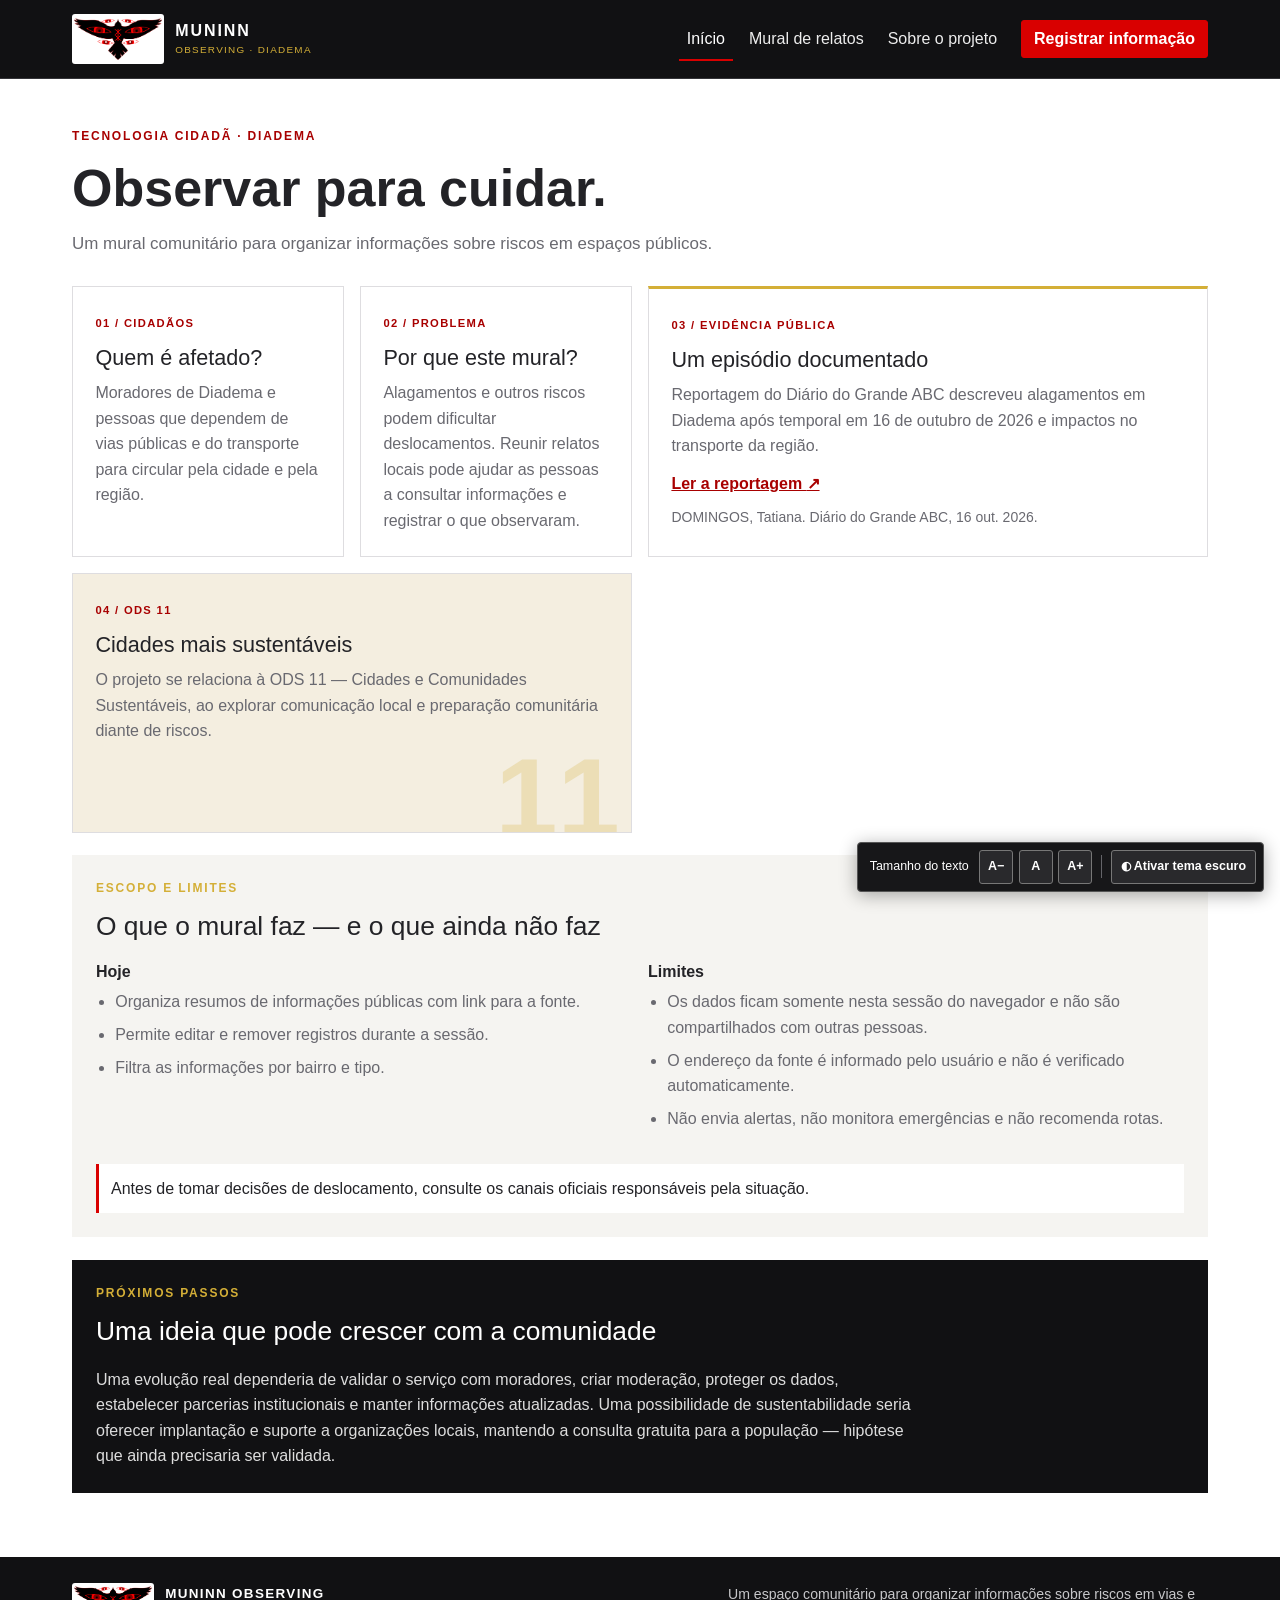
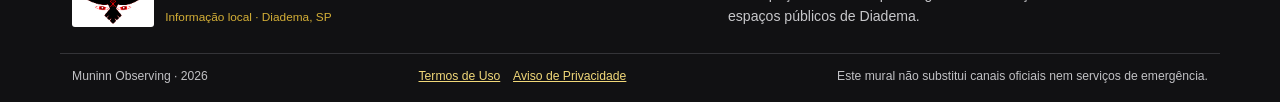
<file: sobre.html>
<!DOCTYPE html>
<html lang="pt-BR">
<head>
  <meta charset="UTF-8">
  <meta name="viewport" content="width=device-width, initial-scale=1">
  <meta name="description" content="Conheça o objetivo, a evidência e os limites do Muninn Observing, mural comunitário de Diadema.">
  <title>Sobre o projeto | Muninn Observing</title>
  <link rel="stylesheet" href="https://cdn.jsdelivr.net/npm/bootstrap@5.3.3/dist/css/bootstrap.min.css">
  <link rel="stylesheet" href="css/style.css">
  <script src="js/app.js" defer></script>
</head>
<body>
  <a class="skip-link" href="#conteudo">Pular para o conteúdo</a>
  <header class="site-header">
    <!-- Navegação principal -->
    <nav class="navbar navbar-expand-md" aria-label="Navegação principal">
      <div class="container">

        <a class="navbar-brand brand" href="index.html" aria-label="Muninn Observing, página inicial">
          <img src="img/logo-augna.svg" alt="" width="72" height="54">
          <span>
            <strong>MUNINN</strong>
            <small>OBSERVING · DIADEMA</small>
          </span>
        </a>

        <button class="navbar-toggler" 
        type="button" data-bs-toggle="collapse" 
        data-bs-target="#menu-principal" 
        aria-controls="menu-principal" 
        aria-expanded="false" 
        aria-label="Abrir ou fechar menu">

          <span class="navbar-toggler-icon"></span>
        </button>

        <div class="collapse navbar-collapse" id="menu-principal">
          <ul class="navbar-nav ms-auto align-items-md-center gap-md-2">
            <li class="nav-item"><a class="nav-link active" aria-current="page" href="index.html">Início</a></li>
            <li class="nav-item"><a class="nav-link" href="relatos.html">Mural de relatos</a></li>
            <li class="nav-item"><a class="nav-link" href="sobre.html">Sobre o projeto</a></li>
            <!--Essa Opção, quando criada levava a uma página de acessibilidade mas foi descontinuidada, não vou excluir porque pode afetar algo...-->
            <!-- <li class="nav-item"><a class="nav-link accessibility-link" href="#acessibilidade">Acessibilidade</a></li> -->
          </ul>

          <a class="btn btn-danger ms-md-3 mt-2 mt-md-0" href="relatos.html#formulario-relato">Registrar informação</a>
        </div>
      </div>
    </nav>
  </header>

  <!-- Conteúdo principal -->
  <main id="conteudo" class="container page-main about-main">
    <div class="page-intro">
      <p class="eyebrow eyebrow-light">TECNOLOGIA CIDADÃ · DIADEMA</p>
      <h1>Observar para cuidar.</h1>
      <p>Um mural comunitário para organizar informações sobre riscos em espaços públicos.</p>
    </div>

    <!--Sobre o projeto -->
    <section class="about-grid" aria-label="Contexto do projeto">

      <!--Pergunta 1 Quem é afetado?-->
      <article class="about-card">
        <span class="card-index">01 / CIDADÃOS</span>
        <h2>Quem é afetado?</h2>
        <p>Moradores de Diadema e pessoas que dependem de vias públicas e do transporte para circular pela cidade e pela região.</p>
      </article>

      <!--Pergunta 2 Por que este mural?-->
      <article class="about-card">
        <span class="card-index">02 / PROBLEMA</span>
        <h2>Por que este mural?</h2>
        <p>Alagamentos e outros riscos podem dificultar deslocamentos. Reunir relatos locais pode ajudar as pessoas a consultar informações e registrar o que observaram.</p>
      </article>

      <!--Pergunta 3 Qual é a evidência pública?-->
      <article class="about-card evidence-card">
        <span class="card-index">03 / EVIDÊNCIA PÚBLICA</span>
        <h2>Um episódio documentado</h2>
        <p>Reportagem do Diário do Grande ABC descreveu alagamentos em Diadema após temporal em 16 de outubro de 2026 e impactos no transporte da região.</p>
        <a href="https://www.dgabc.com.br/Noticia/4353062/temporal-alaga-vias-em-diadema-e-sao-bernardo-e-afeta-transporte-no-grande-abc" target="_blank" rel="noopener noreferrer">Ler a reportagem <span aria-hidden="true">↗</span></a>
        <small>DOMINGOS, Tatiana. Diário do Grande ABC, 16 out. 2026.</small>
      </article>
      <!--Pergunta 4 Qual é o objetivo do projeto?-->
      <article class="about-card ods-card">
        <span class="card-index">04 / ODS 11</span>
        <h2>Cidades mais sustentáveis</h2>
        <p>O projeto se relaciona à ODS 11 — Cidades e Comunidades Sustentáveis, ao explorar comunicação local e preparação comunitária diante de riscos.</p>
        <div class="ods-number" aria-hidden="true">11</div>
      </article>
    </section>

    <section class="limits-panel" id="limites">
      <p class="eyebrow">ESCOPO E LIMITES</p>
      <h2>O que o mural faz — e o que ainda não faz</h2>
      <div class="limits-grid"><div>
        <h3>Hoje</h3>
        <ul>
          <li>Organiza resumos de informações públicas com link para a fonte.</li>
          <li>Permite editar e remover registros durante a sessão.</li>
          <li>Filtra as informações por bairro e tipo.</li>
        </ul>
      </div>
      <div>
        <h3>Limites</h3>
        <ul>
          <li>Os dados ficam somente nesta sessão do navegador e não são compartilhados com outras pessoas.</li>
          <li>O endereço da fonte é informado pelo usuário e não é verificado automaticamente.</li>
          <li>Não envia alertas, não monitora emergências e não recomenda rotas.</li>
        </ul>
      </div>
    </div>
    <p class="limits-callout">Antes de tomar decisões de deslocamento, consulte os canais oficiais responsáveis pela situação.</p>
  </section>
  <section class="future-panel">
    <p class="eyebrow eyebrow-light">PRÓXIMOS PASSOS</p>
    <h2>Uma ideia que pode crescer com a comunidade</h2>
    <p>Uma evolução real dependeria de validar o serviço com moradores, criar moderação, proteger os dados, 
      estabelecer parcerias institucionais e manter informações atualizadas. 
      Uma possibilidade de sustentabilidade seria oferecer implantação e suporte a organizações locais, 
      mantendo a consulta gratuita para a população — hipótese que ainda precisaria ser validada.</p>
  </section>
</main>

 <footer class="site-footer"> <!--Rodapé do Site-->
    <div class="container footer-main">
      <a class="footer-brand" href="index.html">
        <!--Logo da marca, nessa hora que me arrependo de não ter feito outra versão da logo para fundo preto ;-; -->
        <img src="img/logo-augna.svg" alt="" width="62"> 
        <span>
          <strong>MUNINN OBSERVING</strong>
          <small>Informação local · Diadema, SP</small>
        </span>
      </a>

      <p>Um espaço comunitário para organizar informações sobre riscos em vias e espaços públicos de Diadema.</p>
    
    </div>

    <div class="container footer-bottom">
      <span>Muninn Observing · 2026</span>
      <nav class="footer-legal" aria-label="Informações legais">
      <a href="termos.html">Termos de Uso</a>
      <a href="privacidade.html">Aviso de Privacidade</a>
      </nav>
      <span>Este mural não substitui canais oficiais nem serviços de emergência.</span>
    </div>
  </footer>

  <!--Barra de acessibilidade, no canto da pagina aqui também serve para habilitar o modo escuro!!!!-->
  <div class="accessibility-bar" id="acessibilidade" aria-label="Controles de acessibilidade">
    <span>Tamanho do texto</span>
    <button type="button" data-font="down" aria-label="Diminuir tamanho do texto">A−</button>
    <button type="button" data-font="reset" aria-label="Restaurar tamanho padrão do texto">A</button>
    <button type="button" data-font="up" aria-label="Aumentar tamanho do texto">A+</button>
    <span class="access-divider" aria-hidden="true"></span>
    <!--Ativa e Desativa   o modo escuro-->
    <button type="button" id="btn-tema" aria-pressed="false">◐ <span>Ativar tema escuro</span></button> 
  </div>
  
  <script src="https://cdn.jsdelivr.net/npm/bootstrap@5.3.3/dist/js/bootstrap.bundle.min.js" defer></script>
</body>
</html>
</file>
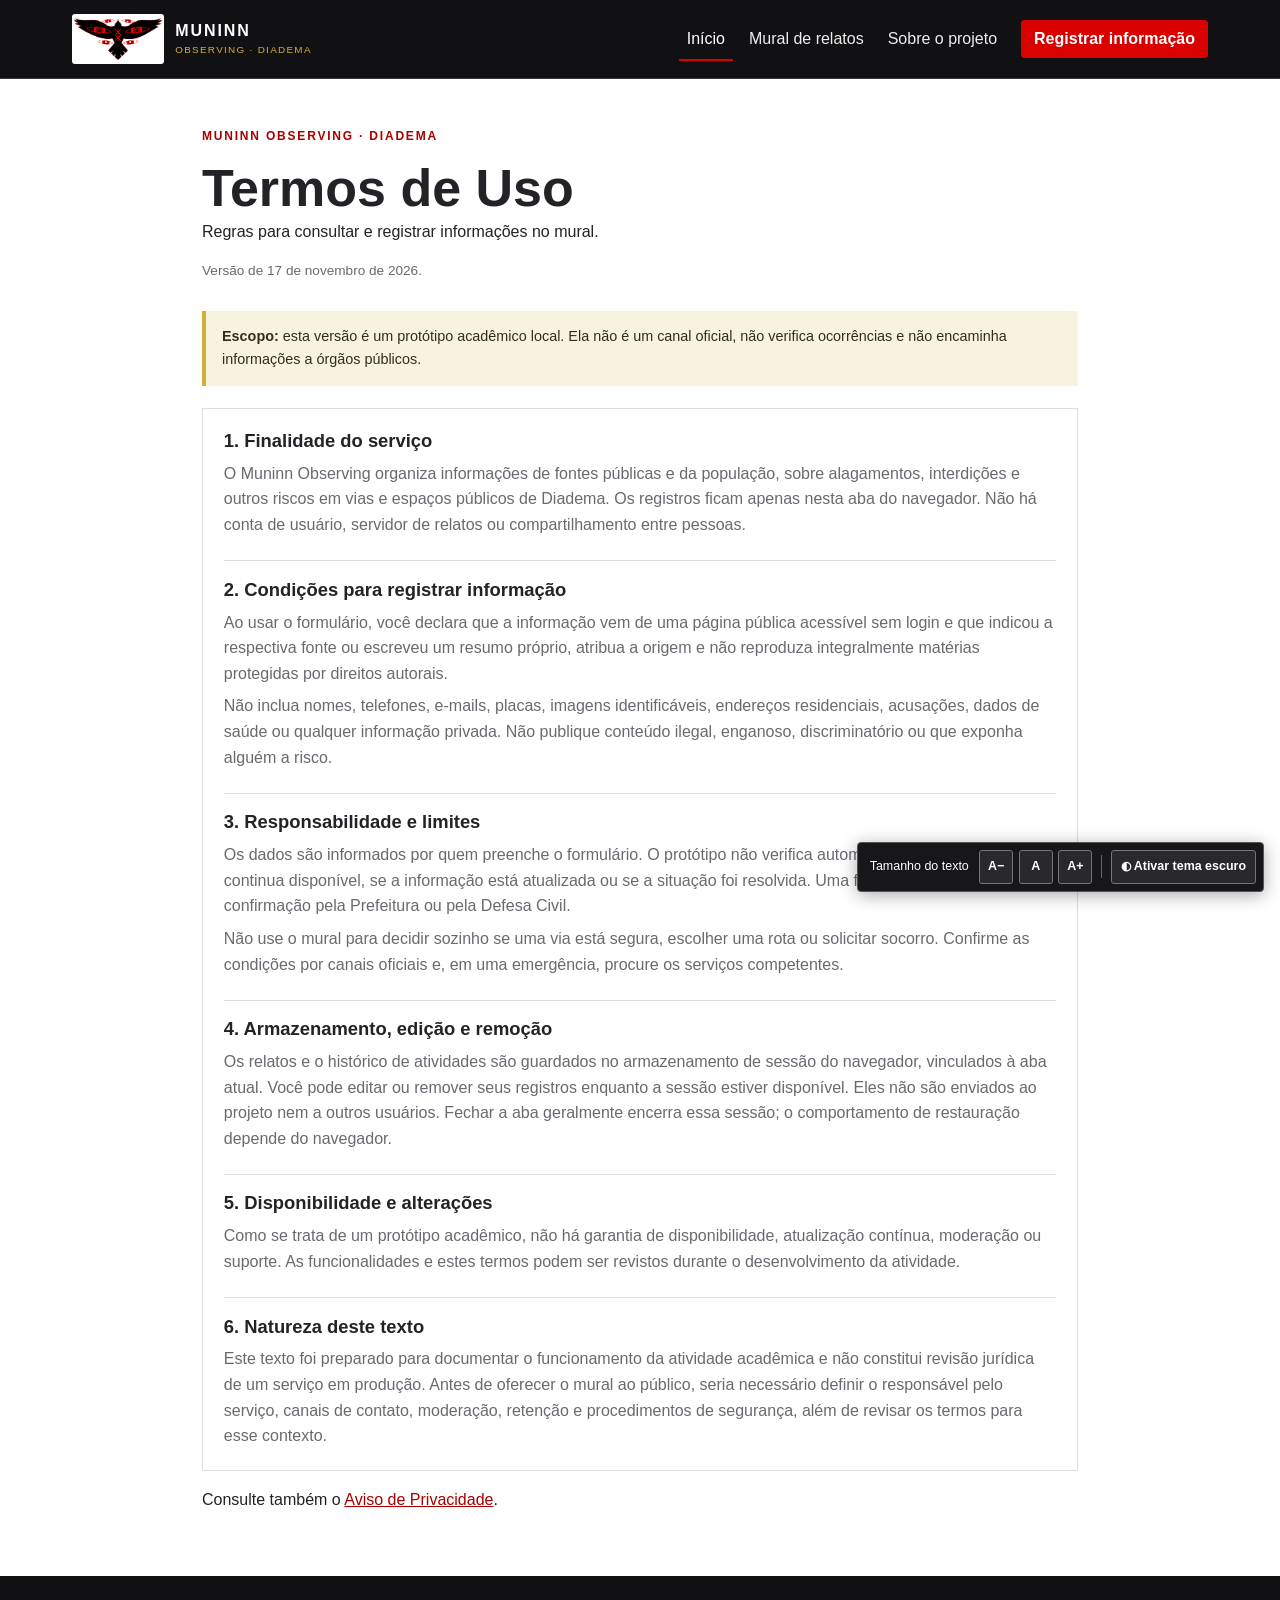
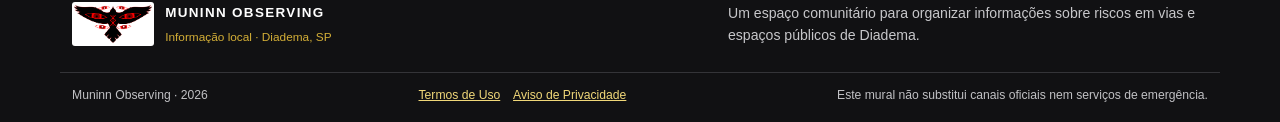
<file: termos.html>
<!DOCTYPE html>
<html lang="pt-BR">
<head>
  <meta charset="UTF-8">
  <meta name="viewport" content="width=device-width, initial-scale=1">
  <meta name="description" content="Termos de uso do Muninn Observing, mural de informações públicas sobre riscos em Diadema.">
  <title>Termos de Uso | Muninn Observing</title>
  <link rel="stylesheet" href="https://cdn.jsdelivr.net/npm/bootstrap@5.3.3/dist/css/bootstrap.min.css">
  <link rel="stylesheet" href="css/style.css">
  <script src="js/app.js" defer></script>
</head>

<body>
  <header class="site-header">
    <!-- Navegação principal -->
    <nav class="navbar navbar-expand-md" aria-label="Navegação principal">
      <div class="container">

        <a class="navbar-brand brand" href="index.html" aria-label="Muninn Observing, página inicial">
          <img src="img/logo-augna.svg" alt="" width="72" height="54">
          <span>
            <strong>MUNINN</strong>
            <small>OBSERVING · DIADEMA</small>
          </span>
        </a>

        <button class="navbar-toggler" 
        type="button" data-bs-toggle="collapse" 
        data-bs-target="#menu-principal" 
        aria-controls="menu-principal" 
        aria-expanded="false" 
        aria-label="Abrir ou fechar menu">

          <span class="navbar-toggler-icon"></span>
        </button>

        <div class="collapse navbar-collapse" id="menu-principal">
          <ul class="navbar-nav ms-auto align-items-md-center gap-md-2">
            <li class="nav-item"><a class="nav-link active" aria-current="page" href="index.html">Início</a></li>
            <li class="nav-item"><a class="nav-link" href="relatos.html">Mural de relatos</a></li>
            <li class="nav-item"><a class="nav-link" href="sobre.html">Sobre o projeto</a></li>
            <!--Essa Opção, quando criada levava a uma página de acessibilidade mas foi descontinuidada, não vou excluir porque pode afetar algo...-->
            <!-- <li class="nav-item"><a class="nav-link accessibility-link" href="#acessibilidade">Acessibilidade</a></li> -->
          </ul>

          <a class="btn btn-danger ms-md-3 mt-2 mt-md-0" href="relatos.html#formulario-relato">Registrar informação</a>
        </div>
      </div>
    </nav>
  </header>

  <main id="conteudo" class="container page-main legal-main">
    <div class="page-intro">
      <p class="eyebrow eyebrow-light">MUNINN OBSERVING · DIADEMA</p>
      <h1>Termos de Uso</h1>
      <p>Regras para consultar e registrar informações no mural.</p>
      <p class="legal-updated">Versão de 17 de novembro de 2026.</p>
    </div>

    <div class="notice-inline" role="note">
      <strong>Escopo:</strong> esta versão é um protótipo acadêmico local.
       Ela não é um canal oficial, não verifica ocorrências e não encaminha
        informações a órgãos públicos.
    </div>
    
    <div class="legal-content">
      
      <section>
        <h2>1. Finalidade do serviço</h2>
        <p>O Muninn Observing organiza informações de fontes públicas e da população,
           sobre alagamentos, interdições e outros riscos em vias e espaços públicos de Diadema. 
           Os registros ficam apenas nesta aba do navegador. 
           Não há conta de usuário, servidor de relatos ou compartilhamento entre pessoas.
        </p>
      </section>
      
      <section>
        <h2>2. Condições para registrar informação</h2>
        <p>Ao usar o formulário, você declara que a informação vem de uma página pública
           acessível sem login e que indicou a respectiva fonte 
           ou escreveu um resumo próprio, atribua a origem e
           não reproduza integralmente matérias protegidas
           por direitos autorais.</p>

        <p>Não inclua nomes, telefones, e-mails, placas, imagens identificáveis,
             endereços residenciais, acusações, dados de saúde ou qualquer informação privada. 
             Não publique conteúdo ilegal, enganoso, discriminatório ou que exponha alguém a risco.
        </p>
      </section>
      
      <section>
        <h2>3. Responsabilidade e limites</h2>
        <p>Os dados são informados por quem preenche o formulário.
           O protótipo não verifica automaticamente se a fonte continua disponível,
           se a informação está atualizada ou se a situação foi resolvida.
           Uma fonte pública não significa confirmação pela Prefeitura ou pela Defesa Civil.
        </p>
        
        <p>Não use o mural para decidir sozinho se uma via está segura,
           escolher uma rota ou solicitar socorro. 
           Confirme as condições por canais oficiais e,
           em uma emergência, procure os serviços competentes.
        </p>
      </section>
      
      <section>
        <h2>4. Armazenamento, edição e remoção</h2>
        <p>Os relatos e o histórico de atividades são guardados no armazenamento
           de sessão do navegador, vinculados à aba atual. Você pode editar ou remover
           seus registros enquanto a sessão estiver disponível. Eles não são enviados
           ao projeto nem a outros usuários. Fechar a aba geralmente encerra essa sessão;
           o comportamento de restauração depende do navegador.
        </p>
      </section>
      
      <section>
        <h2>5. Disponibilidade e alterações</h2>
        <p>Como se trata de um protótipo acadêmico, não há garantia de disponibilidade,
           atualização contínua, moderação ou suporte. As funcionalidades e estes termos
           podem ser revistos durante o desenvolvimento da atividade.
        </p>
      </section>
      
      <section>
        <h2>6. Natureza deste texto</h2>
        <p>Este texto foi preparado para documentar o funcionamento da atividade
           acadêmica e não constitui revisão jurídica de um serviço em produção.
           Antes de oferecer o mural ao público, seria necessário definir o responsável pelo serviço,
           canais de contato, moderação, retenção e procedimentos de segurança,
           além de revisar os termos para esse contexto.
        </p>
      </section>
    </div>

    <p class="legal-related">Consulte também o <a href="privacidade.html">Aviso de Privacidade</a>.</p>

  </main>

   <footer class="site-footer"> <!--Rodapé do Site-->
    <div class="container footer-main">
      <a class="footer-brand" href="index.html">
        <!--Logo da marca, nessa hora que me arrependo de não ter feito outra versão da logo para fundo preto ;-; -->
        <img src="img/logo-augna.svg" alt="" width="62"> 
        <span>
          <strong>MUNINN OBSERVING</strong>
          <small>Informação local · Diadema, SP</small>
        </span>
      </a>

      <p>Um espaço comunitário para organizar informações sobre riscos em vias e espaços públicos de Diadema.</p>
    
    </div>

    <div class="container footer-bottom">
      <span>Muninn Observing · 2026</span>
      <nav class="footer-legal" aria-label="Informações legais">
      <a href="termos.html">Termos de Uso</a>
      <a href="privacidade.html">Aviso de Privacidade</a>
      </nav>
      <span>Este mural não substitui canais oficiais nem serviços de emergência.</span>
    </div>
  </footer>

  <!--Barra de acessibilidade, no canto da pagina aqui também serve para habilitar o modo escuro!!!!-->
  <div class="accessibility-bar" id="acessibilidade" aria-label="Controles de acessibilidade">
    <span>Tamanho do texto</span>
    <button type="button" data-font="down" aria-label="Diminuir tamanho do texto">A−</button>
    <button type="button" data-font="reset" aria-label="Restaurar tamanho padrão do texto">A</button>
    <button type="button" data-font="up" aria-label="Aumentar tamanho do texto">A+</button>
    <span class="access-divider" aria-hidden="true"></span>
    <!--Ativa e Desativa   o modo escuro-->
    <button type="button" id="btn-tema" aria-pressed="false">◐ <span>Ativar tema escuro</span></button> 
  </div>
  
  <script src="https://cdn.jsdelivr.net/npm/bootstrap@5.3.3/dist/js/bootstrap.bundle.min.js" defer></script>
</body>
</html>
</file>
<file: css/style.css>
/*CSS não é meu forte, então pedi a IA o auxílio  :/ */
/* Paleta Augna: preto e vermelho com dourado para realce. */
:root {
  color-scheme: light;
  --red: #d90000;
  --red-dark: #a80000;
  --ink: #111113;
  --ink-soft: #1d1d20;
  --gold: #d4af37;
  --paper: #f5f4f1;
  --white: #fff;
  --text: #232327;
  --muted: #696970;
  --line: #dedde0;
  --scale: 1;
  --body-bg: #fff;
  --body-text: #232327;
  --panel-bg: #fff;
  --panel-text: #232327;
  --soft-bg: #f5f4f1;
}

* { box-sizing: border-box; }
html { scroll-behavior: smooth; font-size: calc(16px * var(--scale)); }
body { margin: 0; background: var(--body-bg); color: var(--body-text); font-family: Arial, Helvetica, sans-serif; line-height: 1.6; }
body, .site-header, .summary-card, .about-card, .form-panel, .list-panel, .activity-panel { transition: background-color .2s ease, color .2s ease; }
a { color: var(--red-dark); }
a:focus-visible, button:focus-visible, input:focus-visible, select:focus-visible, textarea:focus-visible { outline: 3px solid var(--gold) !important; outline-offset: 3px; }
.skip-link { position: absolute; top: -100px; left: 1rem; z-index: 1000; padding: .6rem 1rem; background: var(--white); color: var(--ink); }
.skip-link:focus { top: .5rem; }
.container { max-width: 1160px; }

/* Cabeçalho e navegação */
.site-header { position: relative; z-index: 5; background: var(--ink); border-bottom: 1px solid #343438; }
.site-header .navbar { min-height: 78px; }
.brand { display: inline-flex; align-items: center; gap: .7rem; color: #fff; line-height: 1.05; }
.brand:hover, .brand:focus { color: #fff; }
.brand img { width: 92px; height: 50px; object-fit: contain; background: #fff; border-radius: 3px; padding: 2px; }
.brand strong, .brand small, .footer-brand strong, .footer-brand small { display: block; }
.brand strong { letter-spacing: .12em; font-size: 1rem; }
.brand small { margin-top: .35rem; color: #d4af37; font-size: .62rem; letter-spacing: .13em; }
.site-header .nav-link { color: #ededed; padding: .6rem .75rem; }
.site-header .nav-link:hover, .site-header .nav-link.active { color: #fff; }
.site-header .nav-link.active { box-shadow: inset 0 -2px var(--red); }
.site-header .accessibility-link { color: #e8cd74; }
.navbar-toggler { border-color: #666; }
.navbar-toggler-icon { filter: invert(1); }
.btn-danger { --bs-btn-bg: var(--red); --bs-btn-border-color: var(--red); --bs-btn-hover-bg: var(--red-dark); --bs-btn-hover-border-color: var(--red-dark); --bs-btn-active-bg: var(--red-dark); border-radius: 3px; font-weight: 700; }
.btn-outline-light { border-radius: 3px; }

/* Página inicial */
.hero { position: relative; overflow: hidden; background: var(--ink); color: #fff; }
.hero-inner { display: grid; grid-template-columns: 1fr; align-items: center; min-height: 520px; padding-top: 4rem; padding-bottom: 4rem; }
.hero-copy { position: relative; z-index: 2; max-width: 680px; }
.eyebrow { margin: 0 0 .8rem; color: var(--gold); font-size: .75rem; font-weight: 700; letter-spacing: .15em; }
.eyebrow-light { color: var(--red-dark); }
.status-dot { display: inline-block; width: 9px; height: 9px; margin-right: .4rem; border-radius: 50%; background: var(--gold); box-shadow: 0 0 0 4px #d4af3720; }
.hero h1 { max-width: 720px; margin: 0 0 1rem; font-size: clamp(2.4rem, 6vw, 4.4rem); font-weight: 800; line-height: 1.05; letter-spacing: -.045em; }
.hero-lead { max-width: 620px; color: #d8d8da; font-size: 1.15rem; }
.hero-actions { display: flex; flex-wrap: wrap; gap: .75rem; margin-top: 1.7rem; }
.hero-note { margin: 1.2rem 0 0; color: #bfc0c3; font-size: .86rem; }
.hero-mark { display: none; }
.hero-bottom { display: flex; justify-content: center; align-items: center; gap: .8rem; padding: .8rem 1rem; background: #18181b; color: #eee; font-size: .66rem; font-weight: 700; letter-spacing: .2em; }
.gold-line { width: 35px; height: 1px; background: var(--gold); }
.notice-strip { background: #f5f0dd; border-bottom: 1px solid #e8dfc0; color: #28251c; }
.notice-inner { display: flex; flex-wrap: wrap; align-items: center; gap: .8rem; padding-top: .9rem; padding-bottom: .9rem; }
.notice-inner p { flex: 1 1 360px; margin: 0; font-size: .91rem; }
.notice-inner a { font-size: .88rem; font-weight: 700; }
.notice-icon { display: grid; width: 25px; height: 25px; place-items: center; flex: 0 0 25px; border: 1px solid #695a26; border-radius: 50%; font-family: Georgia, serif; font-weight: 700; }
.section-space { padding-top: 4rem; padding-bottom: 4rem; }
.section-heading { display: flex; flex-wrap: wrap; justify-content: space-between; align-items: end; gap: 1rem; margin-bottom: 1.8rem; }
.section-heading h2, .page-intro h1, .panel-heading h2, .activity-title h2 { margin: 0; color: var(--panel-text); font-size: clamp(1.8rem, 4vw, 2.45rem); line-height: 1.15; font-weight: 800; }
.muted { margin: .4rem 0 0; color: var(--muted); }
.text-link { font-weight: 700; text-decoration: none; }
.summary-grid { display: grid; grid-template-columns: 1fr; gap: 1rem; margin-bottom: 1.4rem; }
.summary-card { display: grid; grid-template-columns: auto 1fr; column-gap: .8rem; align-items: center; padding: 1rem 1.15rem; background: var(--panel-bg); border: 1px solid var(--line); border-radius: 4px; }
.summary-icon { grid-row: span 2; color: var(--red); font-size: 1.55rem; }
.summary-icon.gold { color: #9c7b08; }
.summary-card strong { font-size: 1.2rem; line-height: 1.2; }
.summary-card span:last-child { color: var(--muted); font-size: .83rem; }
.recent-grid { display: grid; grid-template-columns: 1fr; gap: 1rem; }
.recent-card { padding: 1.2rem; border: 1px solid var(--line); border-top: 3px solid var(--red); background: var(--panel-bg); }
.report-type { display: inline-block; padding: .2rem .5rem; background: #fbe7e7; color: #7a0000; font-size: .75rem; font-weight: 700; }
.recent-card h3 { margin: .8rem 0 .2rem; font-size: 1.1rem; }
.recent-card p { margin: .3rem 0; color: var(--muted); }
.empty-home { padding: 1.2rem; background: var(--soft-bg); color: var(--muted); }
.how-section { background: var(--soft-bg); }
.steps-grid { display: grid; grid-template-columns: 1fr; gap: 1rem; }
.step-card { padding: 1.2rem; border-left: 3px solid var(--gold); background: var(--panel-bg); }
.step-card > span { color: var(--red); font-weight: 800; letter-spacing: .08em; }
.step-card h3 { margin: .5rem 0; font-size: 1.18rem; }
.step-card p { margin: 0; color: var(--muted); }

/* Mural e formulário */
.page-main { padding-top: 3rem; padding-bottom: 4rem; }
.page-intro { padding-bottom: 1.8rem; }
.page-intro h1 { font-size: clamp(2.1rem, 5vw, 3.25rem); }
.page-intro > p:last-child { max-width: 690px; margin: .7rem 0 0; color: var(--muted); font-size: 1.06rem; }
.notice-inline { margin: 0 0 1.4rem; padding: .9rem 1rem; border-left: 4px solid var(--gold); background: #f8f3df; color: #332d1b; font-size: .9rem; }
.content-grid { display: grid; grid-template-columns: 1fr; gap: 1.2rem; align-items: start; }
.form-panel, .list-panel, .activity-panel { min-width: 0; padding: 1.25rem; border: 1px solid var(--line); border-radius: 4px; background: var(--panel-bg); color: var(--panel-text); }
.form-panel { border-top: 4px solid var(--red); }
.panel-heading { margin-bottom: 1.2rem; }
.panel-heading h2 { font-size: 1.55rem; }
.panel-heading > p:last-child { margin: .45rem 0 0; color: var(--muted); }
.panel-heading-light .eyebrow { color: var(--red-dark); }
.form-label { font-weight: 700; font-size: .92rem; }
.form-label span { color: var(--red); }
.form-control, .form-select { min-height: 44px; border-radius: 3px; border-color: #bcbcc2; }
textarea.form-control { min-height: unset; }
.form-control:focus, .form-select:focus { border-color: var(--red-dark); box-shadow: 0 0 0 .2rem #d9000025; }
.form-text { color: var(--muted); }
.privacy-note { margin: 1rem 0; padding: .75rem; background: var(--soft-bg); color: var(--muted); font-size: .84rem; }
.form-actions { display: flex; flex-wrap: wrap; gap: .6rem; }
.form-message { min-height: 1.5rem; margin: .65rem 0 0; font-weight: 700; }
.form-message.error { color: #a80000; }
.form-message.success { color: #17633a; }
.filters { display: grid; grid-template-columns: 1fr; gap: .8rem; margin-bottom: 1rem; padding-bottom: 1rem; border-bottom: 1px solid var(--line); }
.filters .form-label { margin-bottom: .25rem; font-size: .82rem; }
.report-list { display: grid; gap: .8rem; }
.report-card { padding: 1rem; border: 1px solid var(--line); border-left: 3px solid var(--red); background: var(--panel-bg); }
.report-card-header { display: flex; flex-wrap: wrap; justify-content: space-between; gap: .4rem; }
.report-card h3 { margin: .5rem 0 .15rem; font-size: 1.08rem; }
.report-meta { margin: 0; color: var(--muted); font-size: .84rem; }
.report-description { margin: .7rem 0; white-space: pre-wrap; overflow-wrap: anywhere; }
.report-source { display: inline-block; margin-top: .35rem; font-weight: 700; }
.report-actions { display: flex; gap: .5rem; border-top: 1px solid var(--line); padding-top: .65rem; }
.report-actions button { border: 0; padding: .25rem .45rem; background: transparent; color: var(--red-dark); font-weight: 700; text-decoration: underline; }
.empty-state { margin: .5rem 0 0; padding: 1rem; background: var(--soft-bg); color: var(--muted); }
.activity-panel { margin-top: 1.25rem; background: #171719; color: #f4f4f5; border-color: #303034; }
.activity-title { display: flex; flex-wrap: wrap; justify-content: space-between; align-items: end; gap: .6rem; }
.activity-title h2 { color: #fff; font-size: 1.45rem; }
.activity-title .eyebrow { color: var(--gold); }
.activity-count { color: #d8d8da; font-size: .82rem; }
.activity-list { margin-top: 1rem; }
.activity-row { display: grid; grid-template-columns: 1fr; gap: .15rem; padding: .7rem 0; border-top: 1px solid #38383c; }
.activity-row time { color: #dfc66f; font-size: .8rem; }
.activity-row span:last-child { color: #ddd; }
.activity-panel .empty-state { background: #232326; color: #ccc; }

/* Sobre, evidência e escopo */
.about-grid { display: grid; grid-template-columns: 1fr; gap: 1rem; }
.about-card { position: relative; overflow: hidden; padding: 1.4rem; border: 1px solid var(--line); background: var(--panel-bg); color: var(--panel-text); }
.card-index { color: var(--red-dark); font-size: .7rem; font-weight: 800; letter-spacing: .12em; }
.about-card h2 { margin: .65rem 0 .55rem; font-size: 1.35rem; }
.about-card p { margin: 0; color: var(--muted); }
.evidence-card { border-top: 3px solid var(--gold); }
.evidence-card a { display: inline-block; margin-top: .75rem; font-weight: 700; }
.evidence-card small { display: block; margin-top: .6rem; color: var(--muted); }
.ods-card { background: #f4eee0; }
.ods-number { position: absolute; right: .7rem; bottom: -1.4rem; color: #d4af3740; font-size: 7rem; font-weight: 900; line-height: 1; }
.limits-panel { margin-top: 1.4rem; padding: 1.5rem; background: var(--soft-bg); }
.limits-panel h2, .future-panel h2 { margin: 0 0 1.2rem; font-size: 1.65rem; }
.limits-grid { display: grid; grid-template-columns: 1fr; gap: 1rem; }
.limits-grid h3 { font-size: 1rem; font-weight: 800; }
.limits-grid ul { padding-left: 1.2rem; color: var(--muted); }
.limits-grid li { margin-bottom: .45rem; }
.limits-callout { margin: 1rem 0 0; padding: .75rem; border-left: 3px solid var(--red); background: var(--panel-bg); }
.future-panel { margin-top: 1.4rem; padding: 1.5rem; background: var(--ink); color: #fff; }
.future-panel .eyebrow { color: var(--gold); }
.future-panel h2 { max-width: 650px; }
.future-panel p:last-child { max-width: 820px; margin: 0; color: #ddd; }

/* Termos de uso, aviso de privacidade e estado de erro de armazenamento. */
.legal-main { max-width: 900px; }
.legal-updated { margin: .45rem 0 0 !important; font-size: .85rem !important; }
.legal-content { padding: 1.3rem; border: 1px solid var(--line); background: var(--panel-bg); color: var(--panel-text); }
.legal-content section + section { margin-top: 1.4rem; padding-top: 1.1rem; border-top: 1px solid var(--line); }
.legal-content h2 { margin: 0 0 .55rem; font-size: 1.15rem; font-weight: 800; }
.legal-content p { margin: .45rem 0 0; color: var(--muted); }
.legal-related { margin: 1rem 0 0; }
.storage-error { padding: .8rem 1rem; border-left: 4px solid var(--red); background: #fbe7e7; color: #6e0000; font-weight: 700; }
.footer-legal { display: flex; flex-wrap: wrap; gap: .8rem; }
.footer-legal a { color: #f1d879; }
body.dark-theme .legal-content { background: var(--panel-bg); color: var(--panel-text); }
body.dark-theme .storage-error { background: #482626; color: #ffe0e0; }

/* Rodapé e controles */
.site-footer { background: #111113; color: #f4f4f5; }
.footer-main { display: flex; flex-wrap: wrap; justify-content: space-between; align-items: center; gap: 1.2rem; padding-top: 1.6rem; padding-bottom: 1.6rem; }
.footer-brand { display: flex; align-items: center; gap: .7rem; color: #fff; text-decoration: none; }
.footer-brand img { width: 82px; height: 44px; object-fit: contain; background: #fff; border-radius: 3px; padding: 2px; }
.footer-brand strong { font-size: .84rem; letter-spacing: .1em; }
.footer-brand small { margin-top: .25rem; color: var(--gold); font-size: .74rem; }
.footer-main > p { max-width: 480px; margin: 0; color: #c7c7ca; font-size: .88rem; }
.footer-bottom { display: flex; flex-wrap: wrap; justify-content: space-between; gap: .5rem; padding-top: .8rem; padding-bottom: 4.7rem; border-top: 1px solid #343438; color: #c1c1c4; font-size: .76rem; }
.accessibility-bar { position: fixed; z-index: 20; right: .5rem; bottom: .5rem; left: .5rem; display: flex; justify-content: center; align-items: center; flex-wrap: wrap; gap: .35rem; padding: .45rem; border: 1px solid #555; border-radius: 4px; background: #171719; color: #fff; box-shadow: 0 3px 18px #0005; font-size: .78rem; }
.accessibility-bar > span:first-child { margin: 0 .3rem; }
.accessibility-bar button { min-width: 34px; min-height: 34px; padding: .2rem .45rem; border: 1px solid #777; border-radius: 3px; background: #29292c; color: #fff; font-weight: 700; }
.accessibility-bar button:hover { background: var(--red-dark); }
.accessibility-bar #btn-tema { padding-inline: .55rem; }
.access-divider { width: 1px; height: 23px; margin: 0 .2rem; background: #646469; }

/* Tema escuro e ajustes da interface Bootstrap */
body.dark-theme { color-scheme: dark; --body-bg: #171719; --body-text: #f1f1f3; --panel-bg: #222225; --panel-text: #f1f1f3; --soft-bg: #202023; --line: #424247; --muted: #c0c0c5; }
body.dark-theme .site-header { background: #09090a; }
body.dark-theme .notice-strip { background: #38321f; border-color: #685b2d; color: #f8edc2; }
body.dark-theme .notice-inline { background: #38321f; color: #f8edc2; }
body.dark-theme .about-card, body.dark-theme .summary-card, body.dark-theme .report-card, body.dark-theme .step-card { background: var(--panel-bg); color: var(--panel-text); }
body.dark-theme .ods-card { background: #302b1d; }
body.dark-theme .form-control, body.dark-theme .form-select { background-color: #29292d; border-color: #67676d; color: #f1f1f3; }
body.dark-theme .form-control::placeholder { color: #b1b1b7; }
body.dark-theme .form-text { color: #c0c0c5; }
body.dark-theme .report-type { background: #532626; color: #ffd7d7; }
body.dark-theme .limits-callout { background: #29292d; }
body.dark-theme .empty-home, body.dark-theme .empty-state { background: #29292d; color: #d0d0d5; }

@media (min-width: 600px) {
  .summary-grid { grid-template-columns: repeat(3, 1fr); }
  .recent-grid, .steps-grid { grid-template-columns: repeat(2, 1fr); }
  .filters { grid-template-columns: 1fr 1fr; }
  .activity-row { grid-template-columns: 150px 1fr 1.3fr; align-items: baseline; }
  .about-grid { grid-template-columns: repeat(2, 1fr); }
  .limits-grid { grid-template-columns: 1fr 1fr; }
}

@media (min-width: 768px) {
  .hero-inner { grid-template-columns: 1.15fr .85fr; min-height: 570px; }
  .hero-mark { position: relative; display: grid; min-height: 400px; place-items: center; }
  .hero-raven { position: relative; z-index: 2; width: min(100%, 350px); padding: .5rem; background: #fff; border: 2px solid var(--red); box-shadow: 18px 18px 0 #d4af3724; }
  .ring { position: absolute; border: 1px solid #d4af3777; border-radius: 50%; }
  .ring-one { width: 365px; height: 365px; }
  .ring-two { width: 455px; height: 455px; }
  .hero-coordinate { position: absolute; right: 0; bottom: 10%; color: var(--gold); font-size: .72rem; line-height: 1.4; letter-spacing: .1em; }
  .hero-scan { position: absolute; top: 10%; left: 4%; width: 70px; height: 70px; border-top: 2px solid var(--red); border-left: 2px solid var(--red); }
  .content-grid { grid-template-columns: minmax(310px, .82fr) minmax(0, 1.18fr); gap: 1.3rem; }
  .form-panel, .list-panel, .activity-panel { padding: 1.5rem; }
  .recent-grid, .steps-grid { grid-template-columns: repeat(3, 1fr); }
  .accessibility-bar { right: 1rem; left: auto; width: max-content; justify-content: flex-start; }
  .footer-bottom { padding-bottom: 1rem; }
}

@media (min-width: 992px) {
  .about-grid { grid-template-columns: repeat(4, 1fr); }
  .about-card { min-height: 260px; }
  .about-card:nth-child(3), .about-card:nth-child(4) { grid-column: span 2; }
  .hero-inner { min-height: 600px; }
}

@media (prefers-reduced-motion: reduce) {
  *, *::before, *::after { scroll-behavior: auto !important; transition-duration: .01ms !important; animation-duration: .01ms !important; }
}
</file>
